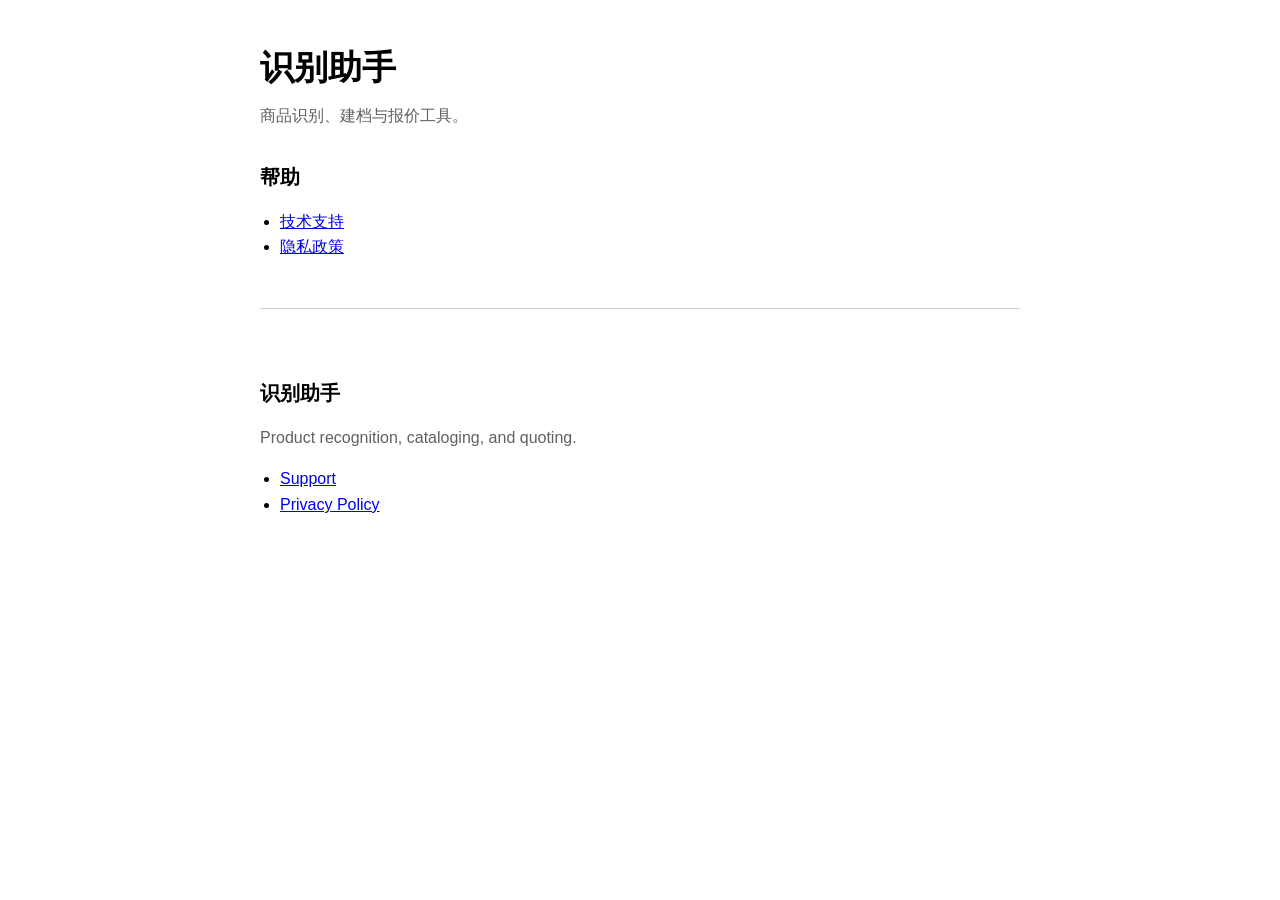
<file: index.html>
<!doctype html>
<html lang="zh-Hans">
<head>
  <meta charset="utf-8">
  <meta name="viewport" content="width=device-width, initial-scale=1">
  <title>识别助手 | 支持与隐私</title>
  <meta name="description" content="识别助手的技术支持与隐私政策。">
  <link rel="stylesheet" href="./styles.css">
</head>
<body>
  <main>
    <h1>识别助手</h1>
    <p class="muted">商品识别、建档与报价工具。</p>
    <h2>帮助</h2>
    <ul>
      <li><a href="./support.html">技术支持</a></li>
      <li><a href="./privacy.html">隐私政策</a></li>
    </ul>
    <section class="english" lang="en">
      <h2>识别助手</h2>
      <p class="muted">Product recognition, cataloging, and quoting.</p>
      <ul>
        <li><a href="./support.html">Support</a></li>
        <li><a href="./privacy.html">Privacy Policy</a></li>
      </ul>
    </section>
  </main>
</body>
</html>
</file>
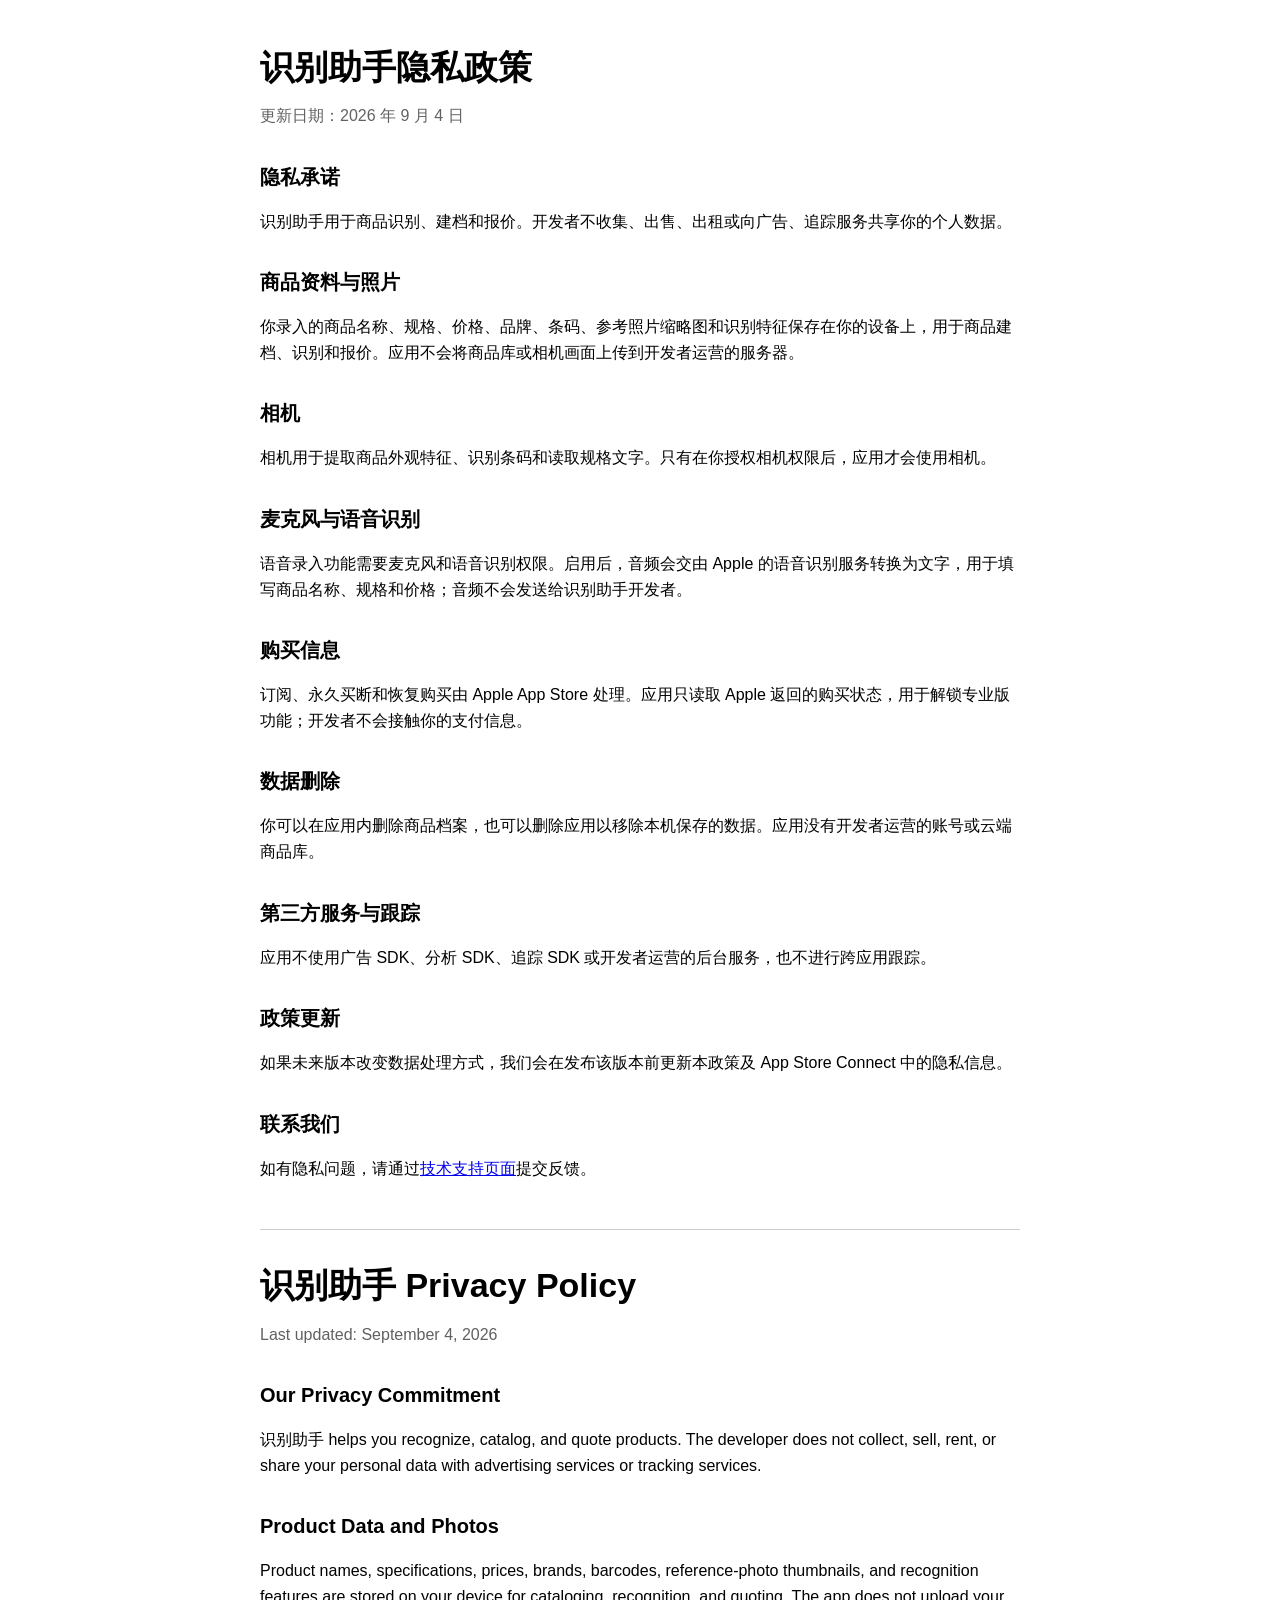
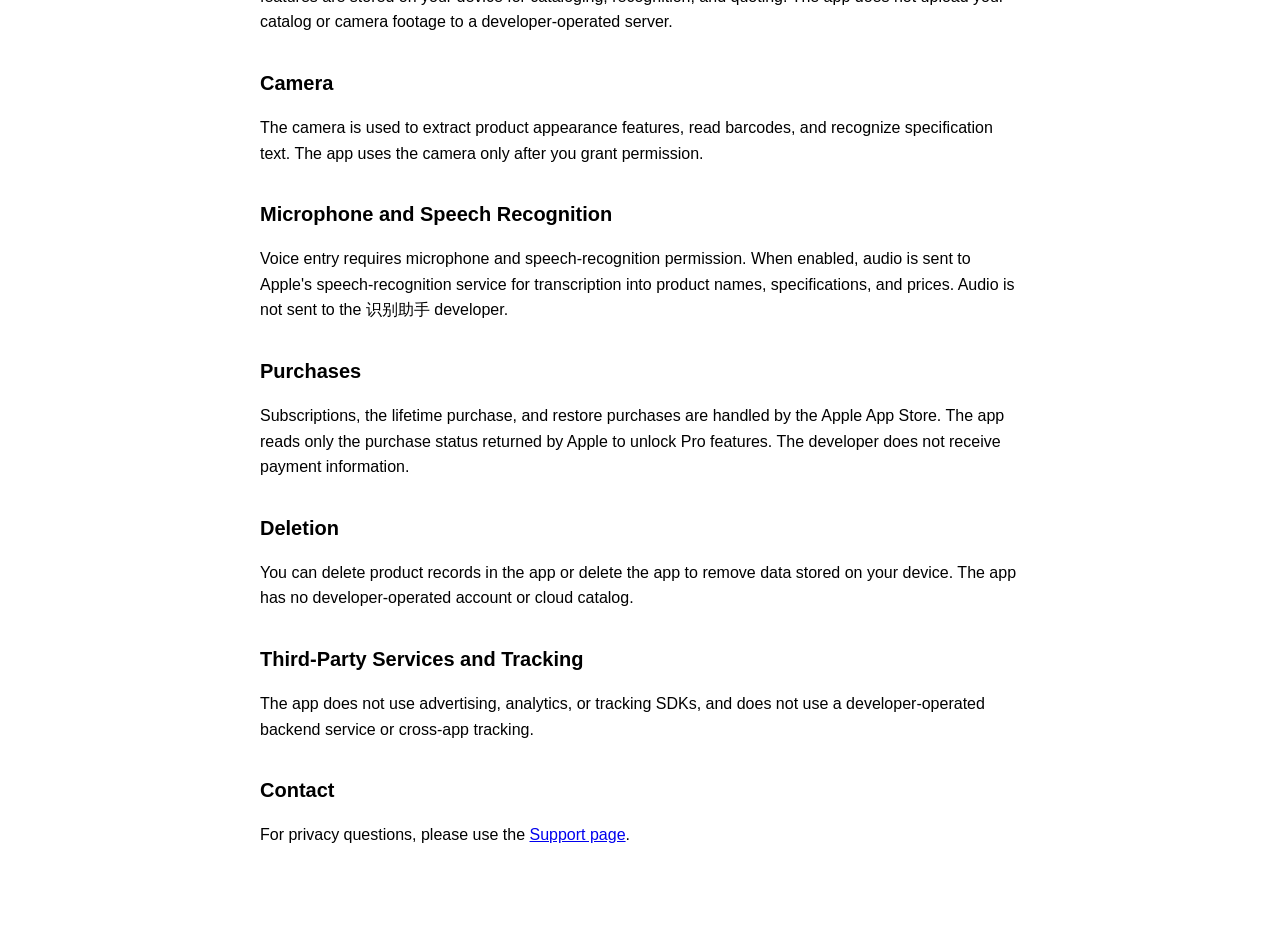
<file: privacy.html>
<!doctype html>
<html lang="zh-Hans">
<head>
  <meta charset="utf-8">
  <meta name="viewport" content="width=device-width, initial-scale=1">
  <title>识别助手隐私政策</title>
  <meta name="description" content="识别助手的隐私政策。">
  <link rel="stylesheet" href="./styles.css">
</head>
<body>
  <main>
    <h1>识别助手隐私政策</h1>
    <p class="muted">更新日期：2026 年 9 月 4 日</p>

    <h2>隐私承诺</h2>
    <p>识别助手用于商品识别、建档和报价。开发者不收集、出售、出租或向广告、追踪服务共享你的个人数据。</p>

    <h2>商品资料与照片</h2>
    <p>你录入的商品名称、规格、价格、品牌、条码、参考照片缩略图和识别特征保存在你的设备上，用于商品建档、识别和报价。应用不会将商品库或相机画面上传到开发者运营的服务器。</p>

    <h2>相机</h2>
    <p>相机用于提取商品外观特征、识别条码和读取规格文字。只有在你授权相机权限后，应用才会使用相机。</p>

    <h2>麦克风与语音识别</h2>
    <p>语音录入功能需要麦克风和语音识别权限。启用后，音频会交由 Apple 的语音识别服务转换为文字，用于填写商品名称、规格和价格；音频不会发送给识别助手开发者。</p>

    <h2>购买信息</h2>
    <p>订阅、永久买断和恢复购买由 Apple App Store 处理。应用只读取 Apple 返回的购买状态，用于解锁专业版功能；开发者不会接触你的支付信息。</p>

    <h2>数据删除</h2>
    <p>你可以在应用内删除商品档案，也可以删除应用以移除本机保存的数据。应用没有开发者运营的账号或云端商品库。</p>

    <h2>第三方服务与跟踪</h2>
    <p>应用不使用广告 SDK、分析 SDK、追踪 SDK 或开发者运营的后台服务，也不进行跨应用跟踪。</p>

    <h2>政策更新</h2>
    <p>如果未来版本改变数据处理方式，我们会在发布该版本前更新本政策及 App Store Connect 中的隐私信息。</p>

    <h2>联系我们</h2>
    <p>如有隐私问题，请通过<a href="./support.html">技术支持页面</a>提交反馈。</p>

    <section class="english" lang="en">
      <h1>识别助手 Privacy Policy</h1>
      <p class="muted">Last updated: September 4, 2026</p>
      <h2>Our Privacy Commitment</h2>
      <p>识别助手 helps you recognize, catalog, and quote products. The developer does not collect, sell, rent, or share your personal data with advertising services or tracking services.</p>
      <h2>Product Data and Photos</h2>
      <p>Product names, specifications, prices, brands, barcodes, reference-photo thumbnails, and recognition features are stored on your device for cataloging, recognition, and quoting. The app does not upload your catalog or camera footage to a developer-operated server.</p>
      <h2>Camera</h2>
      <p>The camera is used to extract product appearance features, read barcodes, and recognize specification text. The app uses the camera only after you grant permission.</p>
      <h2>Microphone and Speech Recognition</h2>
      <p>Voice entry requires microphone and speech-recognition permission. When enabled, audio is sent to Apple's speech-recognition service for transcription into product names, specifications, and prices. Audio is not sent to the 识别助手 developer.</p>
      <h2>Purchases</h2>
      <p>Subscriptions, the lifetime purchase, and restore purchases are handled by the Apple App Store. The app reads only the purchase status returned by Apple to unlock Pro features. The developer does not receive payment information.</p>
      <h2>Deletion</h2>
      <p>You can delete product records in the app or delete the app to remove data stored on your device. The app has no developer-operated account or cloud catalog.</p>
      <h2>Third-Party Services and Tracking</h2>
      <p>The app does not use advertising, analytics, or tracking SDKs, and does not use a developer-operated backend service or cross-app tracking.</p>
      <h2>Contact</h2>
      <p>For privacy questions, please use the <a href="./support.html">Support page</a>.</p>
    </section>
  </main>
</body>
</html>
</file>
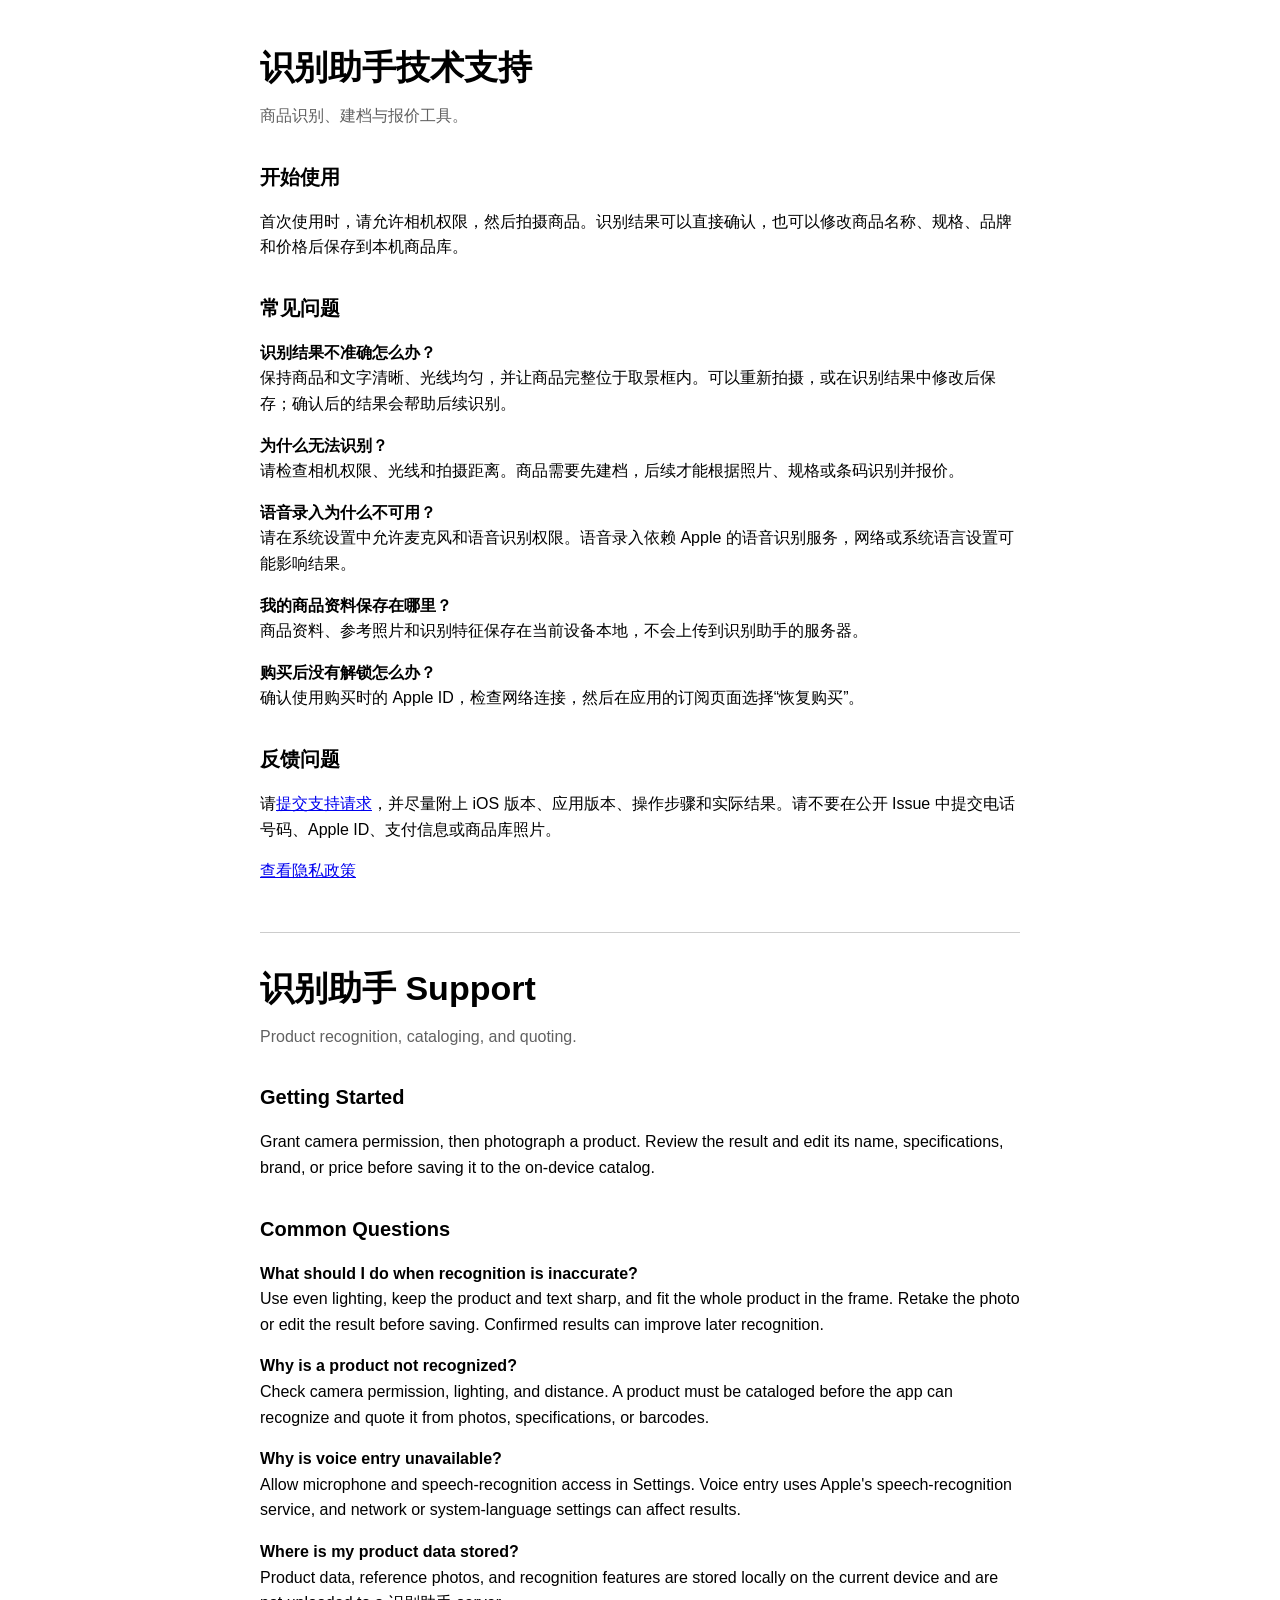
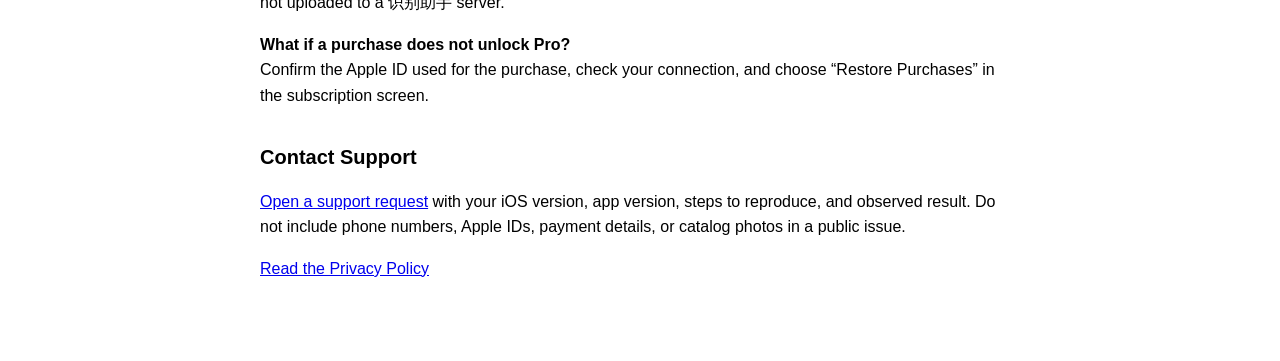
<file: support.html>
<!doctype html>
<html lang="zh-Hans">
<head>
  <meta charset="utf-8">
  <meta name="viewport" content="width=device-width, initial-scale=1">
  <title>识别助手技术支持</title>
  <meta name="description" content="识别助手的技术支持、常见问题与问题反馈。">
  <link rel="stylesheet" href="./styles.css">
</head>
<body>
  <main>
    <h1>识别助手技术支持</h1>
    <p class="muted">商品识别、建档与报价工具。</p>

    <h2>开始使用</h2>
    <p>首次使用时，请允许相机权限，然后拍摄商品。识别结果可以直接确认，也可以修改商品名称、规格、品牌和价格后保存到本机商品库。</p>

    <h2>常见问题</h2>
    <p><strong>识别结果不准确怎么办？</strong><br>保持商品和文字清晰、光线均匀，并让商品完整位于取景框内。可以重新拍摄，或在识别结果中修改后保存；确认后的结果会帮助后续识别。</p>
    <p><strong>为什么无法识别？</strong><br>请检查相机权限、光线和拍摄距离。商品需要先建档，后续才能根据照片、规格或条码识别并报价。</p>
    <p><strong>语音录入为什么不可用？</strong><br>请在系统设置中允许麦克风和语音识别权限。语音录入依赖 Apple 的语音识别服务，网络或系统语言设置可能影响结果。</p>
    <p><strong>我的商品资料保存在哪里？</strong><br>商品资料、参考照片和识别特征保存在当前设备本地，不会上传到识别助手的服务器。</p>
    <p><strong>购买后没有解锁怎么办？</strong><br>确认使用购买时的 Apple ID，检查网络连接，然后在应用的订阅页面选择“恢复购买”。</p>

    <h2>反馈问题</h2>
    <p>请<a href="https://github.com/wxic2758-create/hardwarescan-support/issues/new">提交支持请求</a>，并尽量附上 iOS 版本、应用版本、操作步骤和实际结果。请不要在公开 Issue 中提交电话号码、Apple ID、支付信息或商品库照片。</p>

    <p><a href="./privacy.html">查看隐私政策</a></p>

    <section class="english" lang="en">
      <h1>识别助手 Support</h1>
      <p class="muted">Product recognition, cataloging, and quoting.</p>
      <h2>Getting Started</h2>
      <p>Grant camera permission, then photograph a product. Review the result and edit its name, specifications, brand, or price before saving it to the on-device catalog.</p>
      <h2>Common Questions</h2>
      <p><strong>What should I do when recognition is inaccurate?</strong><br>Use even lighting, keep the product and text sharp, and fit the whole product in the frame. Retake the photo or edit the result before saving. Confirmed results can improve later recognition.</p>
      <p><strong>Why is a product not recognized?</strong><br>Check camera permission, lighting, and distance. A product must be cataloged before the app can recognize and quote it from photos, specifications, or barcodes.</p>
      <p><strong>Why is voice entry unavailable?</strong><br>Allow microphone and speech-recognition access in Settings. Voice entry uses Apple's speech-recognition service, and network or system-language settings can affect results.</p>
      <p><strong>Where is my product data stored?</strong><br>Product data, reference photos, and recognition features are stored locally on the current device and are not uploaded to a 识别助手 server.</p>
      <p><strong>What if a purchase does not unlock Pro?</strong><br>Confirm the Apple ID used for the purchase, check your connection, and choose “Restore Purchases” in the subscription screen.</p>
      <h2>Contact Support</h2>
      <p><a href="https://github.com/wxic2758-create/hardwarescan-support/issues/new">Open a support request</a> with your iOS version, app version, steps to reproduce, and observed result. Do not include phone numbers, Apple IDs, payment details, or catalog photos in a public issue.</p>
      <p><a href="./privacy.html">Read the Privacy Policy</a></p>
    </section>
  </main>
</body>
</html>
</file>
<file: styles.css>
:root {
  color-scheme: light dark;
  font-family: -apple-system, BlinkMacSystemFont, "Segoe UI", sans-serif;
  line-height: 1.6;
}

body {
  margin: 0;
  color: CanvasText;
  background: Canvas;
}

main {
  width: min(760px, calc(100% - 40px));
  margin: 0 auto;
  padding: 48px 0 64px;
}

h1 {
  font-size: 34px;
  line-height: 1.15;
  margin: 0 0 8px;
}

h2 {
  font-size: 20px;
  margin: 32px 0 8px;
}

p, li {
  font-size: 16px;
}

.muted {
  color: color-mix(in srgb, CanvasText 62%, Canvas);
}

ul {
  padding-left: 20px;
}

a {
  color: LinkText;
}

.english {
  margin-top: 48px;
  padding-top: 36px;
  border-top: 1px solid color-mix(in srgb, CanvasText 20%, Canvas);
}
</file>
